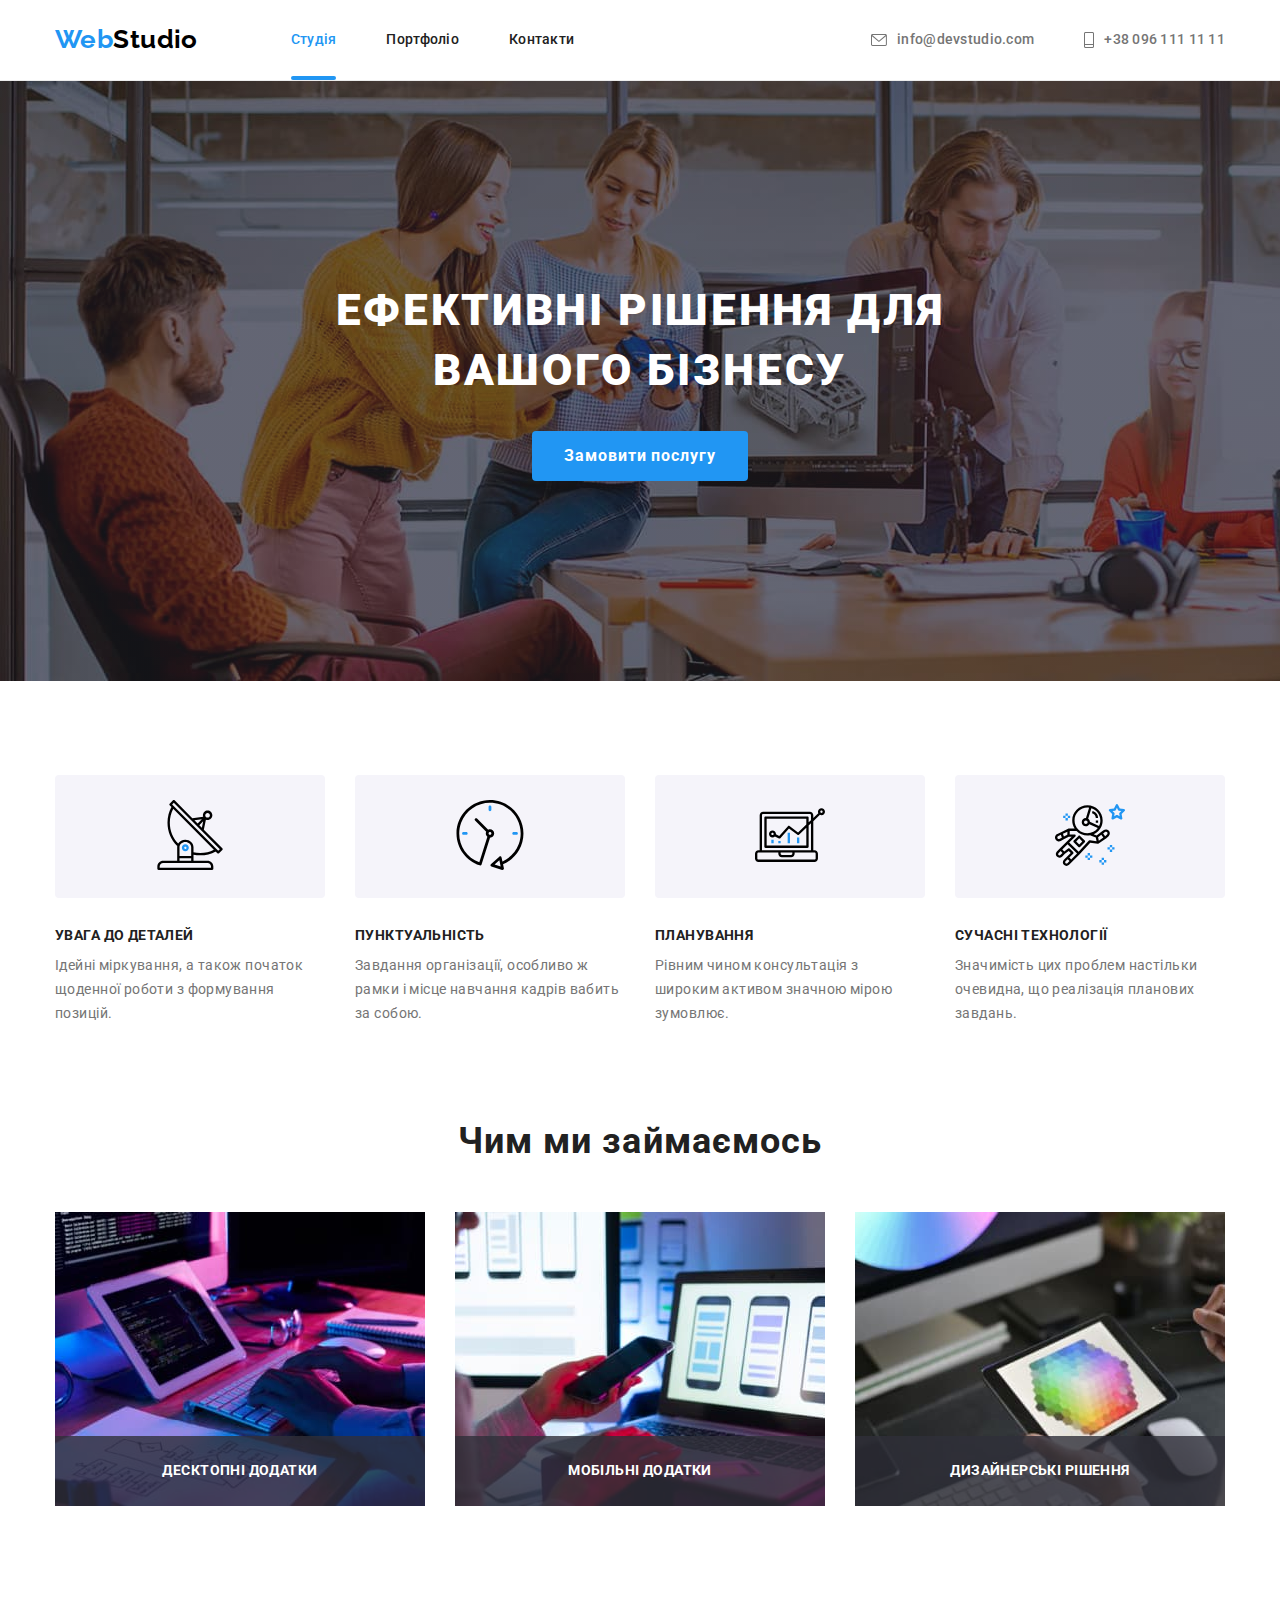
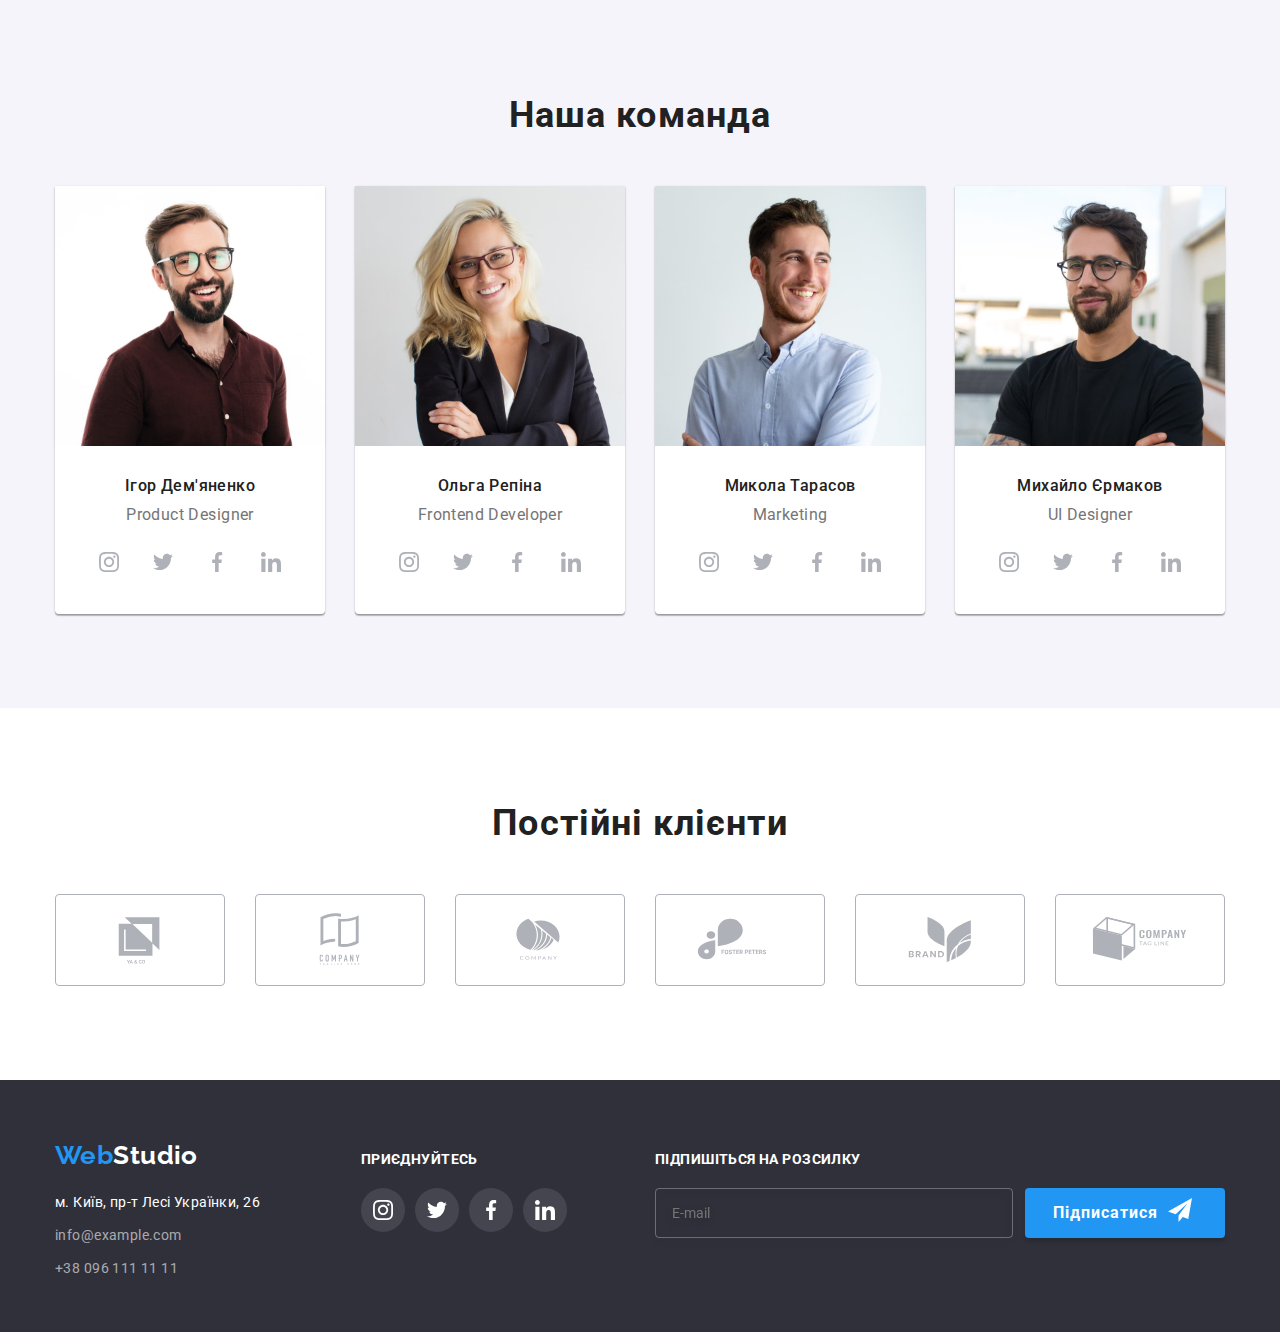
<file: index.html>
<!DOCTYPE html>
<html lang="uk">

<head>
  <meta charset="UTF-8" />
  <meta http-equiv="X-UA-Compatible" content="IE=edge" />
  <meta name="viewport" content="width=device-width, initial-scale=1.0" />
  <title lang="en">WebStudio</title>
  <link rel="preconnect" href="https://fonts.googleapis.com" />
  <link rel="preconnect" href="https://fonts.gstatic.com" crossorigin />
  <link href="https://fonts.googleapis.com/css2?family=Raleway:wght@700&family=Roboto:wght@400;500;700;900&display=swap"
    rel="stylesheet" />
  <link rel="stylesheet" href="https://cdn.jsdelivr.net/npm/modern-normalize@1.1.0/modern-normalize.min.css" />
  <link rel="stylesheet" href="./css/main.min.css" />
  <!-- <link rel="stylesheet" href="./css/styles.css" /> -->
</head>

<body>
  <!-- Header -->
  <header class="page-header">
    <div class="container page-header__container">
      <div class="logo">
        <a class="link logo__link" lang="en" href="./index.html">
          <span class="logo__first-half">Web</span><span class="logo__second-half">Studio</span>
        </a>
      </div>
      <nav class="page-header__navigation">
        <ul class="list page-header__menu">
          <li class="page-header__menu-item">
            <a class="link page-header__menu-item-link page-header__menu-item-link--current" href="./index.html">Студія
            </a>
          </li>
          <li class="page-header__menu-item">
            <a class="link page-header__menu-item-link" href="./portfolio.html">Портфоліо</a>
          </li>
          <li class="page-header__menu-item">
            <a class="link page-header__menu-item-link" href="./index.html">Контакти</a>
          </li>
        </ul>
      </nav>
      <ul class="list page-header__contact-list">
        <li class="page-header__contact-item">
          <a class="link page-header__contact-mail" href="mailto:info@devstudio.com">
            <svg class="page-header__icon-envelope" width="16" height="12">
              <use href="./images/sprite.svg#page-header__icon-envelope"></use>
            </svg>info@devstudio.com
          </a>
        </li>
        <li class="page-header__contact-item">
          <a class="link page-header__contact-number" href="tel:+380961111111">
            <svg class="page-header__icon-phone" width="10" height="16">
              <use href="./images/sprite.svg#page-header__icon-phone"></use>
            </svg>+38 096 111 11 11
          </a>
        </li>
      </ul>
    </div>
  </header>
  <main>
    <!-- Hero -->
    <section class="hero">
      <div class="container">
        <h1 class="hero__title">Ефективні рішення для вашого бізнесу</h1>
        <button class="hero__button" type="button" data-modal-open>Замовити послугу</button>
      </div>
    </section>
    <!-- Preferences -->
    <section class="section preferences">
      <div class="container">
        <h2 class="visually-hidden">Наші переваги</h2>
        <ul class="list preferences__list">
          <li class="preferences__item">
            <div class="preferences__icon">
              <svg class="icon-antenna" width="70" height="70">
                <use href="./images/sprite.svg#icon-antenna"></use>
              </svg>
            </div>
            <h3 class="subtitle preferences__subtitle">Увага до деталей</h3>
            <p class="preferences__description">
              Ідейні міркування, а також початок щоденної роботи з формування позицій.
            </p>
          </li>
          <li class="preferences__item">
            <div class="preferences__icon">
              <svg class="icon-clock" width="70" height="70">
                <use href="./images/sprite.svg#icon-clock"></use>
              </svg>
            </div>
            <h3 class="subtitle preferences__subtitle">Пунктуальність</h3>
            <p class="preferences__description">
              Завдання організації, особливо ж рамки і місце навчання кадрів вабить за собою.
            </p>
          </li>
          <li class="preferences__item">
            <div class="preferences__icon">
              <svg class="icon-diagram" width="70" height="70">
                <use href="./images/sprite.svg#icon-diagram"></use>
              </svg>
            </div>
            <h3 class="subtitle preferences__subtitle">Планування</h3>
            <p class="preferences__description">
              Рівним чином консультація з широким активом значною мірою зумовлює.
            </p>
          </li>
          <li class="preferences__item">
            <div class="preferences__icon">
              <svg class="icon-astronaut" width="70" height="70">
                <use href="./images/sprite.svg#icon-astronaut"></use>
              </svg>
            </div>
            <h3 class="subtitle preferences__subtitle">Сучасні технології</h3>
            <p class="preferences__description">
              Значимість цих проблем настільки очевидна, що реалізація планових завдань.
            </p>
          </li>
        </ul>
      </div>
    </section>
    <!-- About -->
    <section class="section about">
      <div class="container">
        <h2 class="title about__title">Чим ми займаємось</h2>
        <ul class="list about__list">
          <li class="about__item">
            <img src="./images/whatwedo/img1.jpg" alt="Фотографія 1" width="370" height="294" />
            <p class="about__description">десктопні додатки</p>
          </li>
          <li class="about__item">
            <img src="./images/whatwedo/img2.jpg" alt="Фотографія 2" width="370" height="294" />
            <p class="about__description">мобільні додатки</p>
          </li>
          <li class="about__item">
            <img src="./images/whatwedo/img3.jpg" alt="Фотографія 3" width="370" height="294" />
            <p class="about__description">дизайнерські рішення</p>
          </li>
        </ul>
      </div>
    </section>
    <!-- Team -->
    <section class="section team">
      <div class="container">
        <h2 class="title">Наша команда</h2>
        <ul class="list team__list">
          <li class="team__list-item">
            <img class="team__member-image" src="./images/ourteam/ourteam1.jpg" alt="Ігор Дем'яненко" width="270"
              height="260" />
            <div class="team__content">
              <h3 class="team__member-name">Ігор Дем'яненко</h3>
              <p class="team__member-position" lang="en">Product Designer</p>
              <div class="sotial-network">
                <ul class="list sotial-network__list">
                  <li class="sotial-network__item">
                    <a class="link sotial-network__link" href="https://www.instagram.com/">
                      <svg class="social-network__icon" width="20" height="20">
                        <use href="./images/sprite.svg#icon-instagram"></use>
                      </svg>
                    </a>
                  </li>
                  <li class="sotial-network__item">
                    <a class="link sotial-network__link" href="https://twitter.com/">
                      <svg class="social-network__icon" width="20" height="20">
                        <use href="./images/sprite.svg#icon-twitter"></use>
                      </svg>
                    </a>
                  </li>
                  <li class="sotial-network__item">
                    <a class="link sotial-network__link" href="https://www.facebook.com/">
                      <svg class="social-network__icon" width="20" height="20">
                        <use href="./images/sprite.svg#icon-facebook"></use>
                      </svg>
                    </a>
                  </li>
                  <li class="sotial-network__item">
                    <a class="link sotial-network__link" href="https://www.linkedin.com/">
                      <svg class="social-network__icon" width="20" height="20">
                        <use href="./images/sprite.svg#icon-linkedin"></use>
                      </svg>
                    </a>
                  </li>
                </ul>
              </div>
            </div>
          </li>
          <li class="team__list-item">
            <img class="team__member-image" src="./images/ourteam/ourteam2.jpg" alt="Ольга Репіна" width="270"
              height="260" />
            <div class="team__content">
              <h3 class="team__member-name">Ольга Репіна</h3>
              <p class="team__member-position" lang="en">Frontend Developer</p>
              <div class="sotial-network">
                <ul class="list sotial-network__list">
                  <li class="sotial-network__item">
                    <a class="link sotial-network__link" href="https://www.instagram.com/">
                      <svg class="social-network__icon" width="20" height="20">
                        <use href="./images/sprite.svg#icon-instagram"></use>
                      </svg>
                    </a>
                  </li>
                  <li class="sotial-network__item">
                    <a class="link sotial-network__link" href="https://twitter.com/">
                      <svg class="social-network__icon" width="20" height="20">
                        <use href="./images/sprite.svg#icon-twitter"></use>
                      </svg>
                    </a>
                  </li>
                  <li class="sotial-network__item">
                    <a class="link sotial-network__link" href="https://www.facebook.com/">
                      <svg class="social-network__icon" width="20" height="20">
                        <use href="./images/sprite.svg#icon-facebook"></use>
                      </svg>
                    </a>
                  </li>
                  <li class="sotial-network__item">
                    <a class="link sotial-network__link" href="https://www.linkedin.com/">
                      <svg class="social-network__icon" width="20" height="20">
                        <use href="./images/sprite.svg#icon-linkedin"></use>
                      </svg>
                    </a>
                  </li>
                </ul>
              </div>
            </div>
          </li>
          <li class="team__list-item">
            <img class="team__member-image" src="./images/ourteam/ourteam3.jpg" alt="Микола Тарасов" width="270"
              height="260" />
            <div class="team__content">
              <h3 class="team__member-name">Микола Тарасов</h3>
              <p class="team__member-position" lang="en">Marketing</p>
              <div class="sotial-network">
                <ul class="list sotial-network__list">
                  <li class="sotial-network__item">
                    <a class="link sotial-network__link" href="https://www.instagram.com/">
                      <svg class="social-network__icon" width="20" height="20">
                        <use href="./images/sprite.svg#icon-instagram"></use>
                      </svg>
                    </a>
                  </li>
                  <li class="sotial-network__item">
                    <a class="link sotial-network__link" href="https://twitter.com/">
                      <svg class="social-network__icon" width="20" height="20">
                        <use href="./images/sprite.svg#icon-twitter"></use>
                      </svg>
                    </a>
                  </li>
                  <li class="sotial-network__item">
                    <a class="link sotial-network__link" href="https://www.facebook.com/">
                      <svg class="social-network__icon" width="20" height="20">
                        <use href="./images/sprite.svg#icon-facebook"></use>
                      </svg>
                    </a>
                  </li>
                  <li class="sotial-network__item">
                    <a class="link sotial-network__link" href="https://www.linkedin.com/">
                      <svg class="social-network__icon" width="20" height="20">
                        <use href="./images/sprite.svg#icon-linkedin"></use>
                      </svg>
                    </a>
                  </li>
                </ul>
              </div>
            </div>
          </li>
          <li class="team__list-item">
            <img class="team__member-image" src="./images/ourteam/ourteam4.jpg" alt="Михайло Єрмаков" width="270"
              height="260" />
            <div class="team__content">
              <h3 class="team__member-name">Михайло Єрмаков</h3>
              <p class="team__member-position" lang="en">UI Designer</p>
              <div class="sotial-network">
                <ul class="list sotial-network__list">
                  <li class="sotial-network__item">
                    <a class="link sotial-network__link" href="https://www.instagram.com/">
                      <svg class="social-network__icon" width="20" height="20">
                        <use href="./images/sprite.svg#icon-instagram"></use>
                      </svg>
                    </a>
                  </li>
                  <li class="sotial-network__item">
                    <a class="link sotial-network__link" href="https://twitter.com/">
                      <svg class="social-network__icon" width="20" height="20">
                        <use href="./images/sprite.svg#icon-twitter"></use>
                      </svg>
                    </a>
                  </li>
                  <li class="sotial-network__item">
                    <a class="link sotial-network__link" href="https://www.facebook.com/">
                      <svg class="social-network__icon" width="20" height="20">
                        <use href="./images/sprite.svg#icon-facebook"></use>
                      </svg>
                    </a>
                  </li>
                  <li class="sotial-network__item">
                    <a class="link sotial-network__link" href="https://www.linkedin.com/">
                      <svg class="social-network__icon" width="20" height="20">
                        <use href="./images/sprite.svg#icon-linkedin"></use>
                      </svg>
                    </a>
                  </li>
                </ul>
              </div>
            </div>
          </li>
        </ul>
      </div>
    </section>
    <!-- Regular customers -->
    <section class="section regular-customers">
      <div class="container">
        <h2 class="title">Постійні клієнти</h2>
        <ul class="list regular-customers__list">
          <li class="regular-customers__item">
            <a class="link regular-customers__link" href="./index.html">
              <svg class="regular-customers__icon" width="106" height="60">
                <use href="./images/sprite.svg#icon-company-1"></use>
              </svg>
            </a>
          </li>
          <li class="regular-customers__item">
            <a class="link regular-customers__link" href="./index.html">
              <svg class="regular-customers__icon" width="106" height="60">
                <use href="./images/sprite.svg#icon-company-2"></use>
              </svg>
            </a>
          </li>
          <li class="regular-customers__item">
            <a class="link regular-customers__link" href="./index.html">
              <svg class="regular-customers__icon" width="106" height="60">
                <use href="./images/sprite.svg#icon-company-3"></use>
              </svg>
            </a>
          </li>
          <li class="regular-customers__item">
            <a class="link regular-customers__link" href="./index.html">
              <svg class="regular-customers__icon" width="106" height="60">
                <use href="./images/sprite.svg#icon-company-4"></use>
              </svg>
            </a>
          </li>
          <li class="regular-customers__item">
            <a class="link regular-customers__link" href="./index.html">
              <svg class="regular-customers__icon" width="106" height="60">
                <use href="./images/sprite.svg#icon-company-5"></use>
              </svg>
            </a>
          </li>
          <li class="regular-customers__item">
            <a class="link regular-customers__link" href="./index.html">
              <svg class="regular-customers__icon" width="106" height="60">
                <use href="./images/sprite.svg#icon-company-6"></use>
              </svg>
            </a>
          </li>
        </ul>
      </div>
    </section>
  </main>
  <!-- Footer -->
  <footer class="page-footer">
    <div class="container page-footer__container">
      <div class="page-footer__link-wrapper">
        <div class="logo page-footer__logo-wrapper">
          <a class="link logo__link page-footer__logo" lang="en" href="./index.html">
            <span class="logo__first-half">Web</span><span
              class="logo__second-half logo__second-half--footer">Studio</span>
          </a>
        </div>
        <address class="page-footer__address">
          <ul class="list page-footer__address-list">
            <li class="page-footer__address-item">
              <a class="link page-footer__address-link page-footer__address-link-location"
                href="https://goo.gl/maps/qBnw3kzRKvV4WiWM7" target="_blank" rel="noopener nofollow">м. Київ, пр-т Лесі
                Українки, 26
              </a>
            </li>
            <li class="page-footer__address-item">
              <a class="link page-footer__address-link" href="mailto:info@example.com">info@example.com</a>
            </li>
            <li class="page-footer__address-item">
              <a class="link page-footer__address-link" href="tel:+380961111111">+38 096 111 11 11</a>
            </li>
          </ul>
        </address>
      </div>
      <div class="page-footer__social-wrapper">
        <p class="page-footer__sotial-title">приєднуйтесь</p>
        <ul class="list sotial-network__list">
          <li class="sotial-network__item">
            <a class="link sotial-network__link sotial-network__link--footer" href="https://www.instagram.com/">
              <svg class="social-network__icon" width="20" height="20">
                <use href="./images/sprite.svg#icon-instagram"></use>
              </svg>
            </a>
          </li>
          <li class="sotial-network__item">
            <a class="link sotial-network__link sotial-network__link--footer" href="https://twitter.com/">
              <svg class="social-network__icon" width="20" height="20">
                <use href="./images/sprite.svg#icon-twitter"></use>
              </svg>
            </a>
          </li>
          <li class="sotial-network__item">
            <a class="link sotial-network__link sotial-network__link--footer" href="https://www.facebook.com/">
              <svg class="social-network__icon" width="20" height="20">
                <use href="./images/sprite.svg#icon-facebook"></use>
              </svg>
            </a>
          </li>
          <li class="sotial-network__item">
            <a class="link sotial-network__link sotial-network__link--footer" href="https://www.linkedin.com/">
              <svg class="social-network__icon" width="20" height="20">
                <use href="./images/sprite.svg#icon-linkedin"></use>
              </svg>
            </a>
          </li>
        </ul>
      </div>
      <div class="page-footer__subscription-wrapper">
        <p class="page-footer__subscription-title">Підпишіться на розсилку</p>
        <form class="page-footer__form" autocomplete="on">
          <input class="page-footer__subscription-input" type="email" name="email" placeholder="E-mail" required />
          <button class="page-footer__subscription-btn" type="submit">
            Підписатися
            <svg class="page-footer__icon-subscribe" width="24px" height="24px">
              <use href="./images/sprite.svg#icon-subscribe"></use>
            </svg>
          </button>
        </form>
      </div>
    </div>
  </footer>
  <!-- Backdrop -->
  <div class="backdrop is-hidden" data-modal>
    <div class="modal">
      <button class="modal__button" type="button" data-modal-close>
        <svg class="modal__close-icon" width="18" height="18">
          <use href="./images/sprite.svg#close-icon"></use>
        </svg>
      </button>
      <form>
        <fieldset class="modal__group">
          <legend class="modal__title">Залиште свої дані, ми вам передзвонимо</legend>
          <label class="modal__form-label">
            Ім'я
            <span class="modal__input-wrapper">
              <input class="modal__input" type="text" name="name" required />
              <svg class="modal__icon" width="18" height="18">
                <use href="./images/sprite.svg#icon-user"></use>
              </svg>
            </span>
          </label>
          <label class="modal__form-label">
            Телефон
            <span class="modal__input-wrapper">
              <input class="modal__input" type="tel" name="phone" required />
              <svg class="modal__icon" width="18" height="18">
                <use href="./images/sprite.svg#icon-telephone"></use>
              </svg>
            </span>
          </label>
          <label class="modal__form-label">
            Пошта
            <span class="modal__input-wrapper">
              <input class="modal__input" type="email" name="email" required />
              <svg class="modal__icon" width="18" height="18">
                <use href="./images/sprite.svg#icon-mail"></use>
              </svg>
            </span>
          </label>
          <label class="modal__form-label">
            Коментар
            <textarea class="modal__textarea" name="user-message" placeholder="Введіть текст"></textarea>
            <div>
              <input class="modal__policy-input visually-hidden" id="policy" type="checkbox" name="user-policy"
                value="on">
              <label class="modal__checkbox-label" for="policy">
                Погоджуюся з розсилкою та приймаю &nbsp
                <a class="modal__link-policy" href="./index.html">Умови договору</a>
              </label>
            </div>
            <button class="modal__submit-button" type="submit">Відправити</button>
        </fieldset>
      </form>
    </div>
  </div>
  <script src="./js/modal.js"></script>
</body>

</html>
</file>
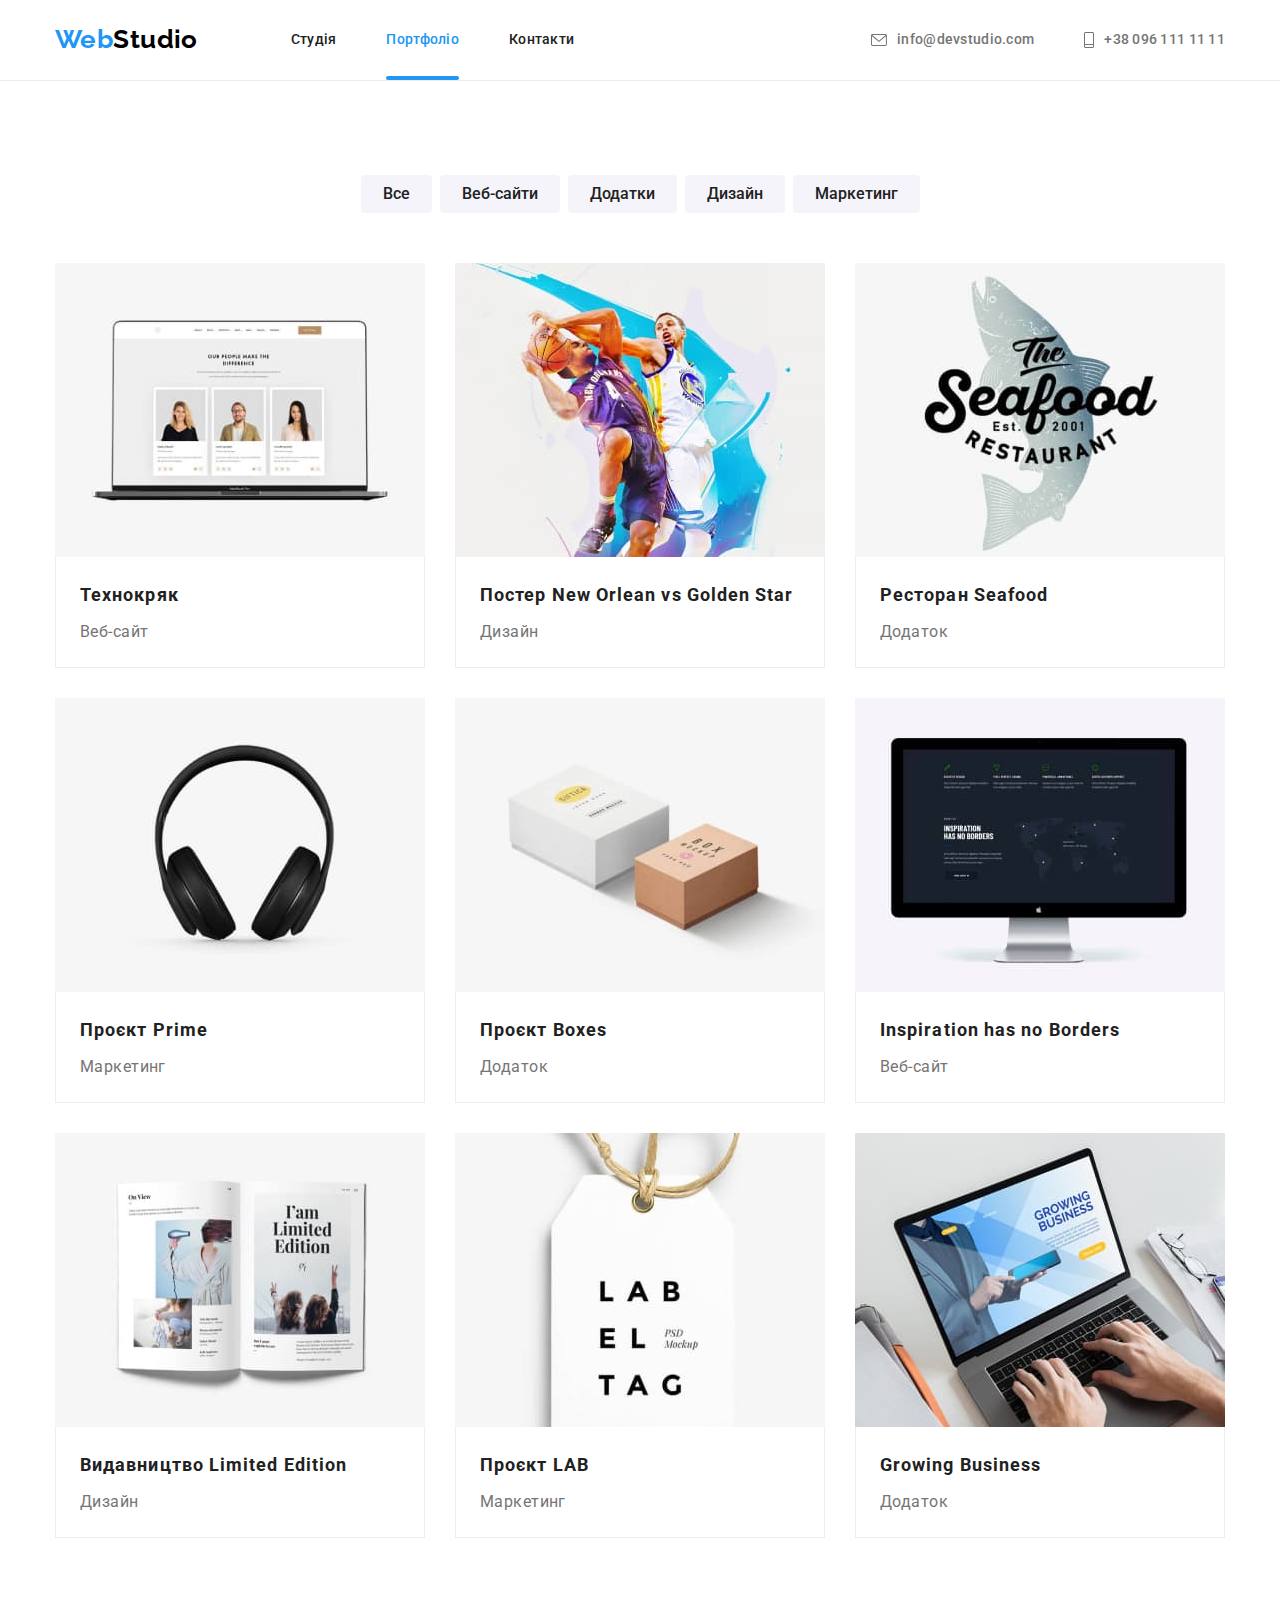
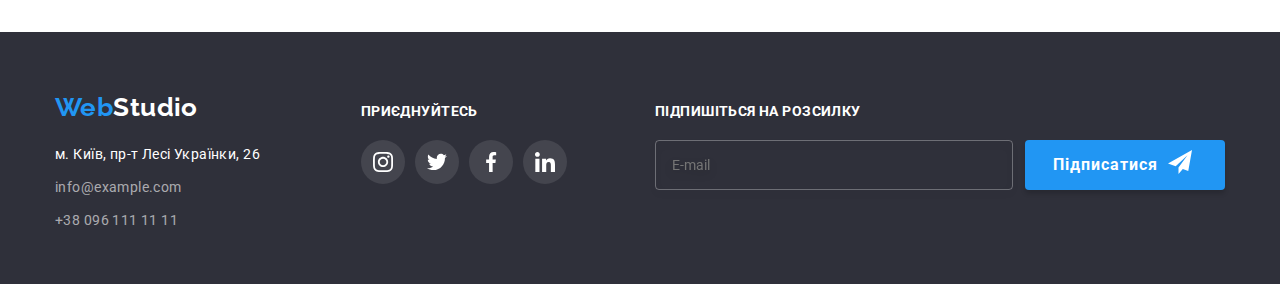
<file: portfolio.html>
<!DOCTYPE html>
<html lang="uk">

<head>
  <meta charset="UTF-8" />
  <meta http-equiv="X-UA-Compatible" content="IE=edge" />
  <meta name="viewport" content="width=device-width, initial-scale=1.0" />
  <title>Портфоліо</title>
  <link rel="preconnect" href="https://fonts.googleapis.com" />
  <link rel="preconnect" href="https://fonts.gstatic.com" crossorigin />
  <link href="https://fonts.googleapis.com/css2?family=Raleway:wght@700&family=Roboto:wght@400;500;700;900&display=swap"
    rel="stylesheet" />
  <link rel="stylesheet" href="https://cdn.jsdelivr.net/npm/modern-normalize@1.1.0/modern-normalize.min.css" />
  <link rel="stylesheet" href="./css/main.min.css" />
  <!-- <link rel="stylesheet" href="./css/styles.css" /> -->
</head>

<body>
  <!-- Header -->
  <header class="page-header">
    <div class="container page-header__container">
      <div class="logo">
        <a class="link logo__link" lang="en" href="./index.html">
          <span class="logo__first-half">Web</span><span class="logo__second-half">Studio</span>
        </a>
      </div>
      <nav class="page-header__navigation">
        <ul class="list page-header__menu">
          <li class="page-header__menu-item">
            <a class="link page-header__menu-item-link" href="./index.html">Студія
            </a>
          </li>
          <li class="page-header__menu-item">
            <a class="link page-header__menu-item-link page-header__menu-item-link--current"
              href="./portfolio.html">Портфоліо</a>
          </li>
          <li class="page-header__menu-item">
            <a class="link page-header__menu-item-link" href="./index.html">Контакти</a>
          </li>
        </ul>
      </nav>
      <ul class="list page-header__contact-list">
        <li class="page-header__contact-item">
          <a class="link page-header__contact-mail" href="mailto:info@devstudio.com">
            <svg class="page-header__icon-envelope" width="16" height="12">
              <use href="./images/sprite.svg#page-header__icon-envelope"></use>
            </svg>info@devstudio.com
          </a>
        </li>
        <li class="page-header__contact-item">
          <a class="link page-header__contact-number" href="tel:+380961111111">
            <svg class="page-header__icon-phone" width="10" height="16">
              <use href="./images/sprite.svg#page-header__icon-phone"></use>
            </svg>+38 096 111 11 11
          </a>
        </li>
      </ul>
    </div>
  </header>
  <main>
    <!-- Filter -->
    <section class="section filter">
      <div class="container">
        <h1 class="visually-hidden">Наші роботи</h1>
        <ul class="list filter__menu-list">
          <li class="filter__menu-item">
            <button class="filter__menu-button" type="button">Все</button>
          </li>
          <li class="filter__menu-item">
            <button class="filter__menu-button" type="button">Веб-сайти</button>
          </li>
          <li class="filter__menu-item">
            <button class="filter__menu-button" type="button">Додатки</button>
          </li>
          <li class="filter__menu-item">
            <button class="filter__menu-button" type="button">Дизайн</button>
          </li>
          <li class="filter__menu-item">
            <button class="filter__menu-button" type="button">Маркетинг</button>
          </li>
        </ul>
        <!-- Catalog -->
        <ul class="portfolio-list list">
          <li class="portfolio-list__item">
            <article>
              <a class="link portfolio-list__link" href="./portfolio.html">
                <div class="portfolio-list__product-thumb">
                  <img src="./images/ourworks/technocrack.jpg" alt="веб-сайт Технокряк" width="370" height="294" />
                  <p class="portfolio-list__product-action">
                    Ресурс пропонує комплексні пропозиції з різним рівнем функціоналу та сервісів.
                    Все це дозволить відвідувачу отримати вичерпні відомості про компанію чи
                    приватну особу.
                  </p>
                </div>
                <div class="portfolio-list__content">
                  <h2 class="portfolio-list__title">Технокряк</h2>
                  <p class="portfolio-list__description">Веб-сайт</p>
                </div>
              </a>
            </article>
          </li>
          <li class="portfolio-list__item">
            <article>
              <a class="link portfolio-list__link" href="./portfolio.html">
                <div class="portfolio-list__product-thumb">
                  <img src="./images/ourworks/posterneworlean.jpg" alt="постер Нью Орлеан проти Голден Стар" width="370"
                    height="294" />
                  <p class="portfolio-list__product-action">
                    Lorem ipsum dolor sit amet, consectetur adipisicing elit. Exercitationem
                    ratione quasi dolorum a molestias ipsam possimus iusto aut, dolore repudiandae
                    beatae, deleniti veniam molestiae illo repellat aliquid ad sequi. Inventore.
                  </p>
                </div>
                <div class="portfolio-list__content">
                  <h2 class="portfolio-list__title">
                    Постер <span lang="en">New Orlean vs Golden Star</span>
                  </h2>
                  <p class="portfolio-list__description">Дизайн</p>
                </div>
              </a>
            </article>
          </li>
          <li class="portfolio-list__item">
            <article>
              <a class="link portfolio-list__link" href="./portfolio.html">
                <div class="portfolio-list__product-thumb">
                  <img src="./images/ourworks/restaurantseafood.jpg" alt="додаток ресторану Сіфуд" width="370"
                    height="294" />
                  <p class="portfolio-list__product-action">
                    Lorem ipsum dolor sit amet consectetur adipisicing elit. Assumenda, deserunt
                    doloribus necessitatibus qui adipisci dicta nulla amet sit? At quo maiores
                    amet ea praesentium velit eum ipsum explicabo omnis quasi?
                  </p>
                </div>
                <div class="portfolio-list__content">
                  <h2 class="portfolio-list__title">Ресторан <span lang="en">Seafood</span></h2>
                  <p class="portfolio-list__description">Додаток</p>
                </div>
              </a>
            </article>
          </li>
          <li class="portfolio-list__item">
            <article>
              <a class="link portfolio-list__link" href="./portfolio.html">
                <div class="portfolio-list__product-thumb">
                  <img src="./images/ourworks/projectprime.jpg" alt="проєкт прайм" width="370" height="294" />
                  <p class="portfolio-list__product-action">
                    Lorem ipsum dolor sit amet consectetur adipisicing elit. Ipsa delectus itaque
                    reiciendis aut animi quo dolorum harum voluptatibus natus rem velit molestiae
                    placeat doloremque nisi, omnis sapiente expedita vel sint.
                  </p>
                </div>
                <div class="portfolio-list__content">
                  <h2 class="portfolio-list__title">Проєкт <span lang="en">Prime</span></h2>
                  <p class="portfolio-list__description">Маркетинг</p>
                </div>
              </a>
            </article>
          </li>
          <li class="portfolio-list__item">
            <article>
              <a class="link portfolio-list__link" href="./portfolio.html">
                <div class="portfolio-list__product-thumb">
                  <img src="./images/ourworks/projectboxes.jpg" alt="додаток проєкту Бокси" width="370" height="294" />
                  <p class="portfolio-list__product-action">
                    Lorem ipsum dolor sit amet, consectetur adipisicing elit. Facere praesentium
                    unde culpa, natus ullam deleniti alias qui distinctio maxime magnam incidunt
                    accusamus consequatur veritatis commodi nisi tempora, magni saepe iusto!
                  </p>
                </div>
                <div class="portfolio-list__content">
                  <h2 class="portfolio-list__title">Проєкт <span lang="en">Boxes</span></h2>
                  <p class="portfolio-list__description">Додаток</p>
                </div>
              </a>
            </article>
          </li>
          <li class="portfolio-list__item">
            <article>
              <a class="link portfolio-list__link" href="./portfolio.html">
                <div class="portfolio-list__product-thumb">
                  <img src="./images/ourworks/inspirationhasnoborders.jpg" alt="веб-сайт Натхнення не має меж"
                    width="370" height="294" />
                  <p class="portfolio-list__product-action">
                    Lorem ipsum dolor sit amet consectetur adipisicing elit. Nisi molestias earum
                    veniam tenetur deleniti maxime aut quidem, consequatur nihil placeat expedita
                    labore, amet iste laudantium aspernatur voluptates ipsa nobis recusandae.
                  </p>
                </div>
                <div class="portfolio-list__content">
                  <h2 class="portfolio-list__title" lang="en">Inspiration has no Borders</h2>
                  <p class="portfolio-list__description">Веб-сайт</p>
                </div>
              </a>
            </article>
          </li>
          <li class="portfolio-list__item">
            <article>
              <a class="link portfolio-list__link" href="./portfolio.html">
                <div class="portfolio-list__product-thumb">
                  <img src="./images/ourworks/publicationlimitededition.jpg" alt="видавництво лімітед едішен"
                    width="370" height="294" />
                  <p class="portfolio-list__product-action">
                    Lorem ipsum dolor, sit amet consectetur adipisicing elit. Corporis dolorum
                    totam mollitia. Obcaecati, dolorum dicta. Ea quaerat repellendus aliquam quo
                    enim, repudiandae illum numquam quidem quasi iusto sit quas dicta!
                  </p>
                </div>
                <div class="portfolio-list__content">
                  <h2 class="portfolio-list__title">
                    Видавництво <span lang="en">Limited Edition</span>
                  </h2>
                  <p class="portfolio-list__description">Дизайн</p>
                </div>
              </a>
            </article>
          </li>
          <li class="portfolio-list__item">
            <article>
              <a class="link portfolio-list__link" href="./portfolio.html">
                <div class="portfolio-list__product-thumb">
                  <img src="./images/ourworks/projectlab.jpg" alt="проєкт ЛАБ" width="370" height="294" />
                  <p class="portfolio-list__product-action">
                    Lorem ipsum dolor sit amet consectetur adipisicing elit. Tempora esse non
                    perspiciatis molestias! Doloremque fugit numquam fuga dolorum facere vitae
                    commodi nisi, natus cum distinctio. Amet perspiciatis delectus reprehenderit
                    itaque.
                  </p>
                </div>
                <div class="portfolio-list__content">
                  <h2 class="portfolio-list__title">Проєкт <span lang="en">LAB</span></h2>
                  <p class="portfolio-list__description">Маркетинг</p>
                </div>
              </a>
            </article>
          </li>
          <li class="portfolio-list__item">
            <article>
              <a class="link portfolio-list__link" href="./portfolio.html">
                <div class="portfolio-list__product-thumb">
                  <img src="./images/ourworks/growingbusiness.jpg" alt="додаток Гровінг Бізнес" width="370"
                    height="294" />
                  <p class="portfolio-list__product-action">
                    Lorem, ipsum dolor sit amet consectetur adipisicing elit. Consequatur ea ex
                    dolores libero nobis perspiciatis enim velit labore incidunt itaque est
                    sapiente magnam vitae, consectetur amet iste cumque possimus sed.
                  </p>
                </div>
                <div class="portfolio-list__content">
                  <h2 class="portfolio-list__title" lang="en">Growing Business</h2>
                  <p class="portfolio-list__description">Додаток</p>
                </div>
              </a>
            </article>
          </li>
        </ul>
      </div>
    </section>
  </main>
  <!-- Footer -->
  <footer class="page-footer">
    <div class="container page-footer__container">
      <div class="page-footer__link-wrapper">
        <div class="logo page-footer__logo-wrapper">
          <a class="link logo__link page-footer__logo" lang="en" href="./index.html">
            <span class="logo__first-half">Web</span><span
              class="logo__second-half logo__second-half--footer">Studio</span>
          </a>
        </div>
        <address class="page-footer__address">
          <ul class="list page-footer__address-list">
            <li class="page-footer__address-item">
              <a class="link page-footer__address-link page-footer__address-link-location"
                href="https://goo.gl/maps/qBnw3kzRKvV4WiWM7" target="_blank" rel="noopener nofollow">м. Київ, пр-т Лесі
                Українки, 26
              </a>
            </li>
            <li class="page-footer__address-item">
              <a class="link page-footer__address-link" href="mailto:info@example.com">info@example.com</a>
            </li>
            <li class="page-footer__address-item">
              <a class="link page-footer__address-link" href="tel:+380961111111">+38 096 111 11 11</a>
            </li>
          </ul>
        </address>
      </div>
      <div class="page-footer__social-wrapper">
        <p class="page-footer__sotial-title">приєднуйтесь</p>
        <ul class="list sotial-network__list">
          <li class="sotial-network__item">
            <a class="link sotial-network__link sotial-network__link--footer" href="https://www.instagram.com/">
              <svg class="social-network__icon" width="20" height="20">
                <use href="./images/sprite.svg#icon-instagram"></use>
              </svg>
            </a>
          </li>
          <li class="sotial-network__item">
            <a class="link sotial-network__link sotial-network__link--footer" href="https://twitter.com/">
              <svg class="social-network__icon" width="20" height="20">
                <use href="./images/sprite.svg#icon-twitter"></use>
              </svg>
            </a>
          </li>
          <li class="sotial-network__item">
            <a class="link sotial-network__link sotial-network__link--footer" href="https://www.facebook.com/">
              <svg class="social-network__icon" width="20" height="20">
                <use href="./images/sprite.svg#icon-facebook"></use>
              </svg>
            </a>
          </li>
          <li class="sotial-network__item">
            <a class="link sotial-network__link sotial-network__link--footer" href="https://www.linkedin.com/">
              <svg class="social-network__icon" width="20" height="20">
                <use href="./images/sprite.svg#icon-linkedin"></use>
              </svg>
            </a>
          </li>
        </ul>
      </div>
      <div class="page-footer__subscription-wrapper">
        <p class="page-footer__subscription-title">Підпишіться на розсилку</p>
        <form class="page-footer__form" autocomplete="on">
          <input class="page-footer__subscription-input" type="email" name="email" placeholder="E-mail" required />
          <button class="page-footer__subscription-btn" type="submit">
            Підписатися
            <svg class="page-footer__icon-subscribe" width="24px" height="24px">
              <use href="./images/sprite.svg#icon-subscribe"></use>
            </svg>
          </button>
        </form>
      </div>
    </div>
  </footer>
</body>

</html>
</file>
<file: css/main.min.css>
:root{--accent-blue-color: #2196f3;--second-blue-color: #188ce8;--transparent-blue-color: rgba(33, 150, 243, 0.9);--basic-black-color: #000000;--text-black-color: #212121;--background-grey-color: #2f303a;--transparent-grey-color: rgba(255, 255, 255, 0.1);--text-grey-color: #757575;--icon-grey-color: #afb1b8;--contact-grey-color: rgba(255, 255, 255, 0.6);--basic-white-color: #ffffff;--special-white-color: #f5f4fa;--second-white-color: #eeeeee;--line-white-color: #ececec;--logo-font-family: "Raleway", sans-serif;--primary-font-family: "Roboto", sans-serif;--card-set-gap: 30px}h1,h2,h3,h4,h5,h6,p{margin-top:0;margin-bottom:0}ol,ul{margin-top:0;margin-bottom:0;padding-left:0}img{display:block;max-width:100%;height:auto}address{font-style:normal}button{cursor:pointer}.list{list-style:none}.link{text-decoration:none}body{font-family:var(--primary-font-family);font-size:14px;letter-spacing:.03em;color:var(--text-black-color);background-color:var(--basic-white-color)}.section{padding-top:94px;padding-bottom:94px}.container{width:1200px;margin-left:auto;margin-right:auto;padding-left:15px;padding-right:15px}.logo{font-family:"Raleway",sans-serif;font-weight:700;font-size:26px;line-height:1.19;display:block;margin-right:93px;padding-top:24px;padding-bottom:25px}.logo__first-half{color:var(--accent-blue-color)}.logo__second-half{color:var(--basic-black-color)}.logo__second-half--footer{color:var(--basic-white-color)}.title{font-weight:700;font-size:36px;line-height:1.17;text-align:center;letter-spacing:.03em;margin-bottom:50px}.sotial-network__list{display:flex;align-items:center;justify-content:center;margin-top:16px}.sotial-network__link{display:flex;justify-content:center;align-items:center;width:44px;height:44px;background-color:var(--basic-white-color);color:var(--icon-grey-color);border-radius:50%;transition-property:color,background-color;transition-duration:250ms;transition-timing-function:cubic-bezier(0.4, 0, 0.2, 1)}.sotial-network__link:hover,.sotial-network__link:focus{color:var(--basic-white-color);background-color:var(--accent-blue-color)}.sotial-network__link--footer{display:flex;align-items:center;justify-content:center;width:44px;height:44px;color:var(--basic-white-color);background-color:var(--transparent-grey-color);border-radius:50%;transition-property:background-color;transition-duration:250ms;transition-timing-function:cubic-bezier(0.4, 0, 0.2, 1)}.sotial-network__item:not(:last-child){margin-right:10px}.social-network__icon{fill:currentColor}.backdrop{position:fixed;left:0;top:0;width:100vw;height:100vh;background:rgba(0,0,0,.2);transition:opacity 250ms cubic-bezier(0.4, 0, 0.2, 1),visibility 250ms cubic-bezier(0.4, 0, 0.2, 1)}.backdrop.is-hidden{opacity:0;visibility:hidden;pointer-events:0}.page-header{background-color:var(--basic-white-color);border-bottom:1px solid var(--line-white-color)}.page-header__container{display:flex;align-items:center}.page-header__navigation{display:flex;align-items:center}.page-header__menu{display:flex;align-items:center}.page-header__menu-item:not(:last-child){margin-right:50px}.page-header__menu-item-link{position:relative;display:block;padding-top:32px;padding-bottom:32px;font-weight:500;font-size:14px;line-height:1.14;letter-spacing:.02em;color:var(--text-black-color);transition-property:color;transition-duration:250ms;transition-timing-function:cubic-bezier(0.4, 0, 0.2, 1)}.page-header__menu-item-link:hover,.page-header__menu-item-link:focus{color:var(--accent-blue-color)}.page-header__menu-item-link--current{color:var(--accent-blue-color)}.page-header__menu-item>.page-header__menu-item-link--current::before{content:"";width:100%;height:4px;position:absolute;bottom:0;background:var(--accent-blue-color);border-radius:2px}.page-header__contact-list{display:flex;align-items:center;margin-left:auto}.page-header__contact-item:not(:last-child){margin-right:50px}.page-header__contact-mail{display:flex;justify-content:center;align-items:center;padding-top:32px;padding-bottom:32px;font-weight:500;font-size:14px;line-height:1.14;letter-spacing:.02em;color:var(--text-grey-color);transition-property:color;transition-duration:250ms;transition-timing-function:cubic-bezier(0.4, 0, 0.2, 1)}.page-header__contact-mail:hover,.page-header__contact-mail:focus{color:var(--accent-blue-color)}.page-header__contact-number{display:flex;justify-content:center;align-items:center;padding-top:32px;padding-bottom:32px;font-weight:500;font-size:14px;line-height:1.14;letter-spacing:.02em;color:var(--text-grey-color);transition-property:color;transition-duration:250ms}.page-header__contact-number:hover,.page-header__contact-number:focus{color:var(--accent-blue-color)}.page-header__icon-envelope{margin-right:10px;fill:currentColor}.page-header__icon-phone{margin-right:10px;fill:currentColor}footer{background-color:var(--background-grey-color)}.page-footer__link-wrapper{margin-right:70px}.page-footer{padding-top:60px;padding-bottom:60px;height:252px}.page-footer__container{display:flex;align-items:baseline}.page-footer__logo-wrapper{padding:0;margin-bottom:20px}.page-footer__address-item:not(:last-child){margin-bottom:9px}.page-footer__address-link{font-family:var(--primary-font-family);font-weight:400;font-size:14px;line-height:1.71;letter-spacing:.03em;color:var(--contact-grey-color);transition-property:color;transition-duration:250ms;transition-timing-function:cubic-bezier(0.4, 0, 0.2, 1)}.page-footer__address-link:hover,.page-footer__address-link:focus{color:var(--accent-blue-color)}.page-footer__address-link-location{color:var(--basic-white-color)}.page-footer__sotial-title{font-weight:700;line-height:1.14;text-transform:uppercase;color:var(--basic-white-color);margin-bottom:20px}.page-footer__social-wrapper{margin-right:auto}.page-footer__form{display:flex}.page-footer__subscription-title{margin-right:12px;font-weight:700;line-height:1.14;text-transform:uppercase;color:var(--basic-white-color)}.page-footer__subscription-input{margin-top:20px;margin-right:12px;padding:15px 16px;width:358px;height:50px;border:1px solid rgba(255,255,255,.3);filter:drop-shadow(0px 4px 4px rgba(0, 0, 0, 0.15));border-radius:4px;background-color:rgba(0,0,0,0);outline:none;color:var(--basic-white-color);transition:border-color 250ms cubic-bezier(0.4, 0, 0.2, 1)}.page-footer__subscription-input:focus{border-color:var(--basic-white-color)}.page-footer__subscription-btn{margin-top:20px;display:inline-flex;padding:10px 28px;width:200px;height:50px;font-weight:700;font-size:16px;line-height:1.87;letter-spacing:.06em;border:none;border-radius:4px;background-color:var(--accent-blue-color);box-shadow:0px 4px 4px rgba(0,0,0,.15);color:var(--basic-white-color);transition:background-color 250ms cubic-bezier(0.4, 0, 0.2, 1)}.page-footer__subscription-btn:focus,.page-footer__subscription-btn:hover{background-color:var(--transparent-blue-color)}.page-footer__icon-subscribe{margin-left:10px;fill:currentColor}.modal{position:absolute;top:50%;left:50%;transform:translate(-50%, -50%);padding:40px;width:528px;height:581px;background:var(--basic-white-color);box-shadow:0px 1px 3px rgba(0,0,0,.12),0px 1px 1px rgba(0,0,0,.14),0px 2px 1px rgba(0,0,0,.2);border-radius:4px}.modal__button{display:flex;justify-content:center;align-items:center;padding:0;position:absolute;top:8px;right:8px;width:30px;height:30px;border-radius:50%;background:var(--basic-white-color);border:1px solid rgba(0,0,0,.1);transition:fill 250ms cubic-bezier(0.4, 0, 0.2, 1)}.modal__button:hover,.modal__button:hover{fill:var(--accent-blue-color)}.modal__group{border:none;padding:0;margin:0}.modal__title{font-family:var(--primary-font-family);font-weight:700;font-size:20px;line-height:1.15;text-align:center;color:var(--text-black-color);margin-bottom:12px}.modal__form-label{display:flex;flex-direction:column;width:100%;font-family:var(--primary-font-family);font-weight:400;font-size:12px;line-height:1.17;letter-spacing:.01em;color:var(--text-grey-color)}.modal__form-label:not(:last-child){margin-bottom:10px}.modal__input{margin-top:4px;padding-left:42px;width:100%;height:40px;outline:none;border:1px solid rgba(33,33,33,.2);border-radius:4px;transition:border-color 250ms cubic-bezier(0.4, 0, 0.2, 1)}.modal__input:focus{border-color:var(--accent-blue-color)}.modal__input-wrapper{position:relative}.modal__textarea{margin-top:4px;margin-bottom:20px;padding:16px 12px;width:100%;height:120px;outline:none;border:1px solid rgba(33,33,33,.2);border-radius:4px;resize:none}.modal__textarea:focus{border-color:var(--accent-blue-color)}.modal__textarea::placeholder{font-size:12px;line-height:1.16;letter-spacing:.01em;color:rgba(117,117,117,.5)}.modal__checkbox-label{display:flex;align-items:center;justify-content:center;font-size:14px;font-family:var(--primary-font-family);font-weight:400;line-height:1.71;color:var(--text-grey-color)}.modal__checkbox-label::before{content:"";display:inline-block;width:16px;height:15px;margin-right:7px;border-radius:2px;background-image:url(../images/checkbox/icon-checkbox-off.svg);background-repeat:no-repeat;background-position:50% 50%;transition-property:background-color,background-image;transition-timing-function:cubic-bezier(0.4, 0, 0.2, 1);transition-duration:250ms}.modal__policy-input:checked+.modal__checkbox-label::before{background-color:var(--second-blue-color);background-image:url(../images/checkbox/icon-checkbox-on.svg)}.modal__link-policy{color:var(--accent-blue-color)}.modal__submit-button{display:block;margin:0 auto;margin-top:30px;padding:10px 52px;min-width:200px;font-weight:700;font-size:16px;line-height:1.87;letter-spacing:.06em;background-color:var(--accent-blue-color);border:0;border-radius:4px;color:var(--basic-white-color);transition:background-color 250ms cubic-bezier(0.4, 0, 0.2, 1)}.modal__submit-button:focus,.modal__submit-button:hover{background-color:var(--second-blue-color);box-shadow:0px 2px 3px rgba(0,0,0,.15)}.modal__icon{position:absolute;top:50%;transform:translateY(-50%);left:12px;fill:var(--text-black-color);transition:fill 250ms cubic-bezier(0.4, 0, 0.2, 1)}.modal__input:focus+.modal__icon{fill:var(--second-blue-color)}.visually-hidden{position:absolute;width:1px;height:1px;margin:-1px;border:0;padding:0;white-space:nowrap;clip-path:inset(100%);clip:rect(0 0 0 0);overflow:hidden}.hero{margin-right:auto;margin-left:auto;background-color:var(--background-grey-color);max-width:1600px;height:600px;padding-top:200px;padding-bottom:200px;background-image:linear-gradient(rgba(47, 48, 58, 0.4), rgba(47, 48, 58, 0.4)),url(../images/hero-image.jpg);background-repeat:no-repeat;background-size:cover;background-color:#c4c4c4}.hero__title{max-width:696px;width:100%;font-weight:900;font-size:44px;line-height:1.36;text-align:center;letter-spacing:.06em;text-transform:uppercase;margin-bottom:var(--card-set-gap);margin-left:auto;margin-right:auto;color:var(--basic-white-color)}.hero__button{font-family:inherit;font-weight:700;font-size:16px;line-height:1.88;text-align:center;letter-spacing:.06em;margin:auto;display:block;border-radius:4px;border:none;padding-top:10px;padding-right:32px;padding-bottom:10px;padding-left:32px;min-width:200px;color:var(--basic-white-color);background-color:var(--accent-blue-color);transition-property:background-color;transition-duration:250ms;transition-timing-function:cubic-bezier(0.4, 0, 0.2, 1)}.hero__button:hover,.hero__button:focus{background-color:var(--second-blue-color)}.preferences__list{display:flex;column-gap:var(--card-set-gap);flex-basis:calc((100% - 90px)/4)}.preferences__subtitle{margin-bottom:10px;font-weight:700;font-size:14px;line-height:1.14;text-transform:uppercase}.preferences__description{font-weight:400;font-size:14px;line-height:1.71;color:var(--text-grey-color)}.preferences__icon{max-width:270;height:120;padding:25px 100px;margin-bottom:30px;background-color:var(--special-white-color);border-radius:4px}.about{padding-top:0}.about__list{display:flex;flex-wrap:wrap;column-gap:var(--card-set-gap);flex-basis:13.3333333333px}.about__item{position:relative}.about__description{display:flex;justify-content:center;align-items:center;position:absolute;width:100%;height:70px;background-color:rgba(47,48,58,.8);bottom:0;font-weight:700;line-height:1.14;text-transform:uppercase;color:var(--basic-white-color)}.team{background-color:var(--special-white-color)}.team__list{display:flex;flex-wrap:wrap;column-gap:var(--card-set-gap);flex-basis:calc((100% - 90px)/4)}.team__member-image{box-shadow:0px 1px 3px rgba(0,0,0,.12),0px 1px 1px rgba(0,0,0,.14),0px 2px 1px rgba(0,0,0,.2)}.team__content{padding-top:var(--card-set-gap);padding-bottom:var(--card-set-gap);background-color:var(--basic-white-color);box-shadow:0px 1px 3px rgba(0,0,0,.12),0px 1px 1px rgba(0,0,0,.14),0px 2px 1px rgba(0,0,0,.2);border-radius:0px 0px 4px 4px}.team__member-name{font-weight:500;font-size:16px;line-height:1.19;text-align:center}.team__member-position{font-weight:400;font-size:16px;line-height:1.19;text-align:center;margin-top:10px;color:var(--text-grey-color)}.regular-customers__list{display:flex}.regular-customers__item:not(:first-child){margin-left:30px}.regular-customers__link{display:flex;width:170px;height:92px;justify-content:center;align-items:center;color:var(--icon-grey-color);border:1px solid var(--icon-grey-color);border-radius:4px;transition-property:color,border-color;transition-duration:250ms;transition-timing-function:cubic-bezier(0.4, 0, 0.2, 1)}.regular-customers__link:hover,.regular-customers__link:focus{color:var(--accent-blue-color);border-color:var(--accent-blue-color)}.regular-customers__icon{fill:currentColor}.filter__menu-list{display:flex;align-items:center;justify-content:center;column-gap:8px;margin-bottom:50px}.filter__menu-button{font-weight:500;font-size:16px;line-height:1.63;border-radius:4px;border:none;padding-top:6px;padding-right:22px;padding-bottom:6px;padding-left:22px;color:var(--text-black-color);background-color:var(--special-white-color);transition-property:box-shadow,color,background-color;transition-duration:250ms;transition-timing-function:cubic-bezier(0.4, 0, 0.2, 1)}.filter__menu-button:hover,.filter__menu-button:focus{box-shadow:0px 3px 1px rgba(0,0,0,.1),0px 1px 2px rgba(0,0,0,.08),0px 2px 2px rgba(0,0,0,.12);color:var(--basic-white-color);background-color:var(--accent-blue-color)}.portfolio-list{display:flex;flex-wrap:wrap;gap:var(--card-set-gap);flex-basis:calc((100% - 90px)/3)}.portfolio-list__product-thumb{position:relative;overflow:hidden}.portfolio-list__item .portfolio-list__product-thumb::after{content:"";z-index:1;width:100%;height:100%;position:absolute;top:0;left:0;transform:translateY(100%);background:var(--transparent-blue-color);transition-property:transform;transition-duration:250ms;transition-timing-function:cubic-bezier(0.4, 0, 0.2, 1)}.portfolio-list__link:hover .portfolio-list__product-thumb::after,.portfolio-list__link:focus .portfolio-list__product-thumb::after{transform:translateY(0%)}.portfolio-list__product-action{z-index:2;width:100%;height:100%;position:absolute;bottom:0;left:0;font-weight:400;font-size:18px;line-height:28px;color:var(--basic-white-color);padding:63px 24px;transform:translateY(100%);transition-property:transform;transition-duration:250ms;transition-timing-function:cubic-bezier(0.4, 0, 0.2, 1)}.portfolio-list__link:hover .portfolio-list__product-action,.portfolio-list__link:focus .portfolio-list__product-action{transform:translateY(0%)}.portfolio-list__title{font-weight:700;font-size:18px;line-height:2;letter-spacing:.06em;margin-bottom:4px;color:var(--text-black-color)}.portfolio-list__description{font-weight:400;font-size:16px;line-height:1.88;color:var(--text-grey-color)}.portfolio-list__link{display:block;transition-property:box-shadow;transition-duration:250ms;transition-timing-function:cubic-bezier(0.4, 0, 0.2, 1)}.portfolio-list__link:hover,.portfolio-list__link:focus{box-shadow:0px 1px 1px rgba(0,0,0,.12),0px 4px 4px rgba(0,0,0,.06),1px 4px 6px rgba(0,0,0,.16)}.portfolio-list__content{padding-top:20px;padding-right:24px;padding-bottom:20px;padding-left:24px;border:1px solid var(--second-white-color);border-top:none}/*# sourceMappingURL=main.min.css.map */
</file>
